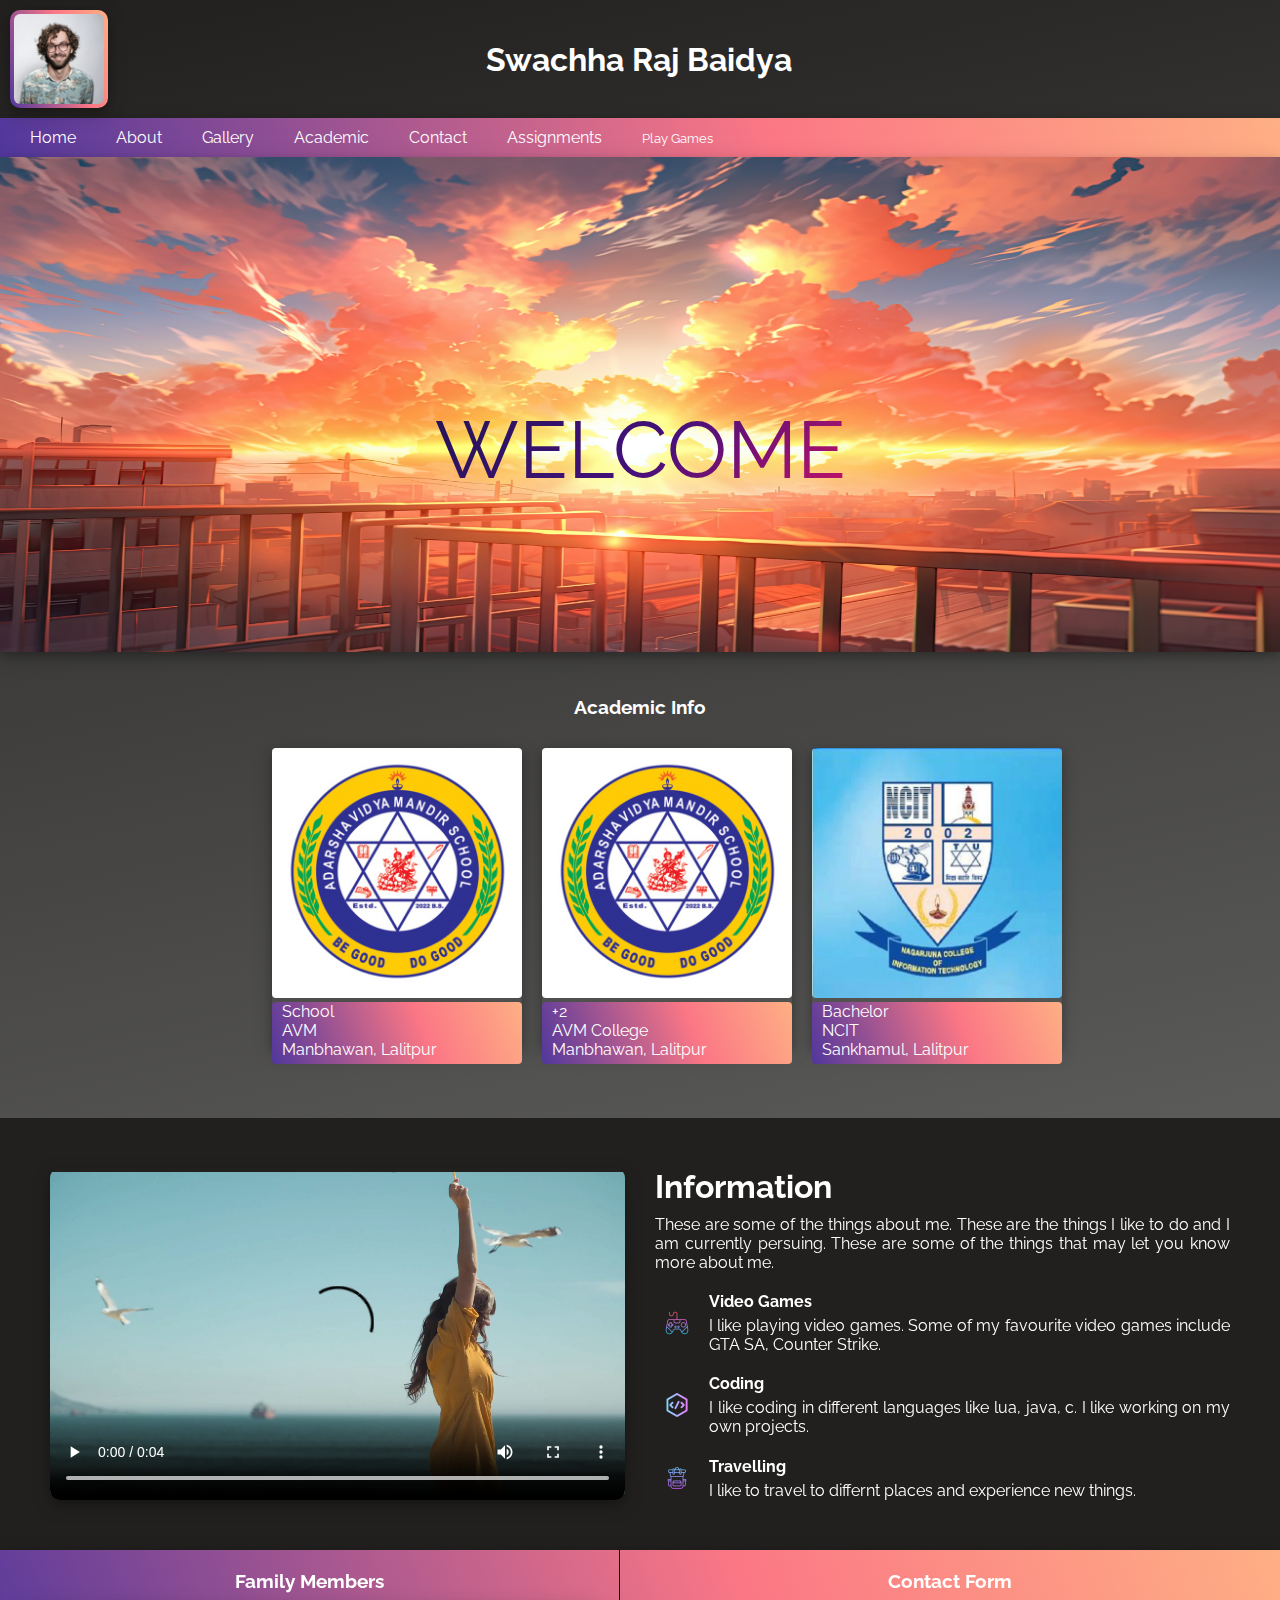
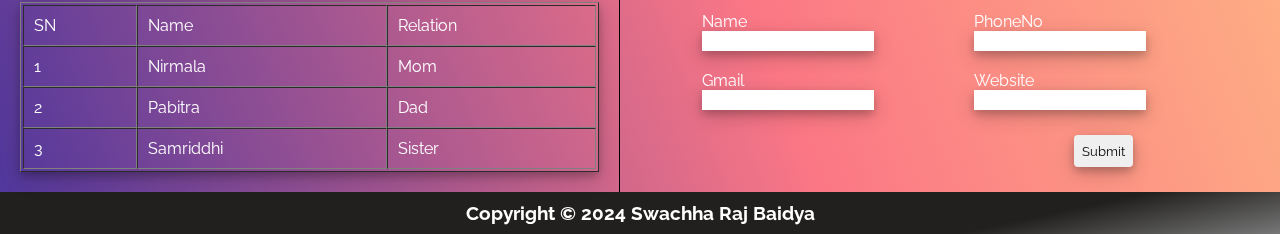
<file: index.html>
<!DOCTYPE html>
<html>
<head>
	<title>Porfolio</title>
	<meta charset="UTF-8">
	<meta name="description" content="Personal Website">
	<meta name="keywords" content="HTML, CSS, JavaScript">
	<meta name="author" content="Swachha Raj Baidya">
	<meta name="viewport" content="width=device-width, initial-scale=1">
	<link rel="stylesheet" type="text/css" href="style.css">
	<link rel="script" type="text/php" href="contact-form.php">
</head>
<body>
	<?php include('contact-form.php') ?>
	
	<div class="title">
		<img src="images/jack.png">
		<h1>Swachha Raj Baidya</h1>
	</div>
	<nav>
		<img id="menu" src="images/menu.png" onclick="displaylist()">
		<ul class="nav-options">
			<li><a href="#" class="options">Home</a></li>
			<li><a href="about.html" class="options">About</a></li>
			<li><a href="gallery.html" class="options">Gallery</a></li>
			<li><a href="index.html#title-academic" class="options">Academic</a></li>
			<li><a href="index.html#info-contact" class="options">Contact</a></li>
			<li><a href="assignment.html" class="options">Assignments</a></li>
		</ul>
		<div class="dropdown">
			<button>Play Games</button>
			<div class="dropdown-options">
				<a href="https://texmod.github.io/Broman/">Broman</a></br>
				<a href="https://texmod.github.io/Broplane/">Broplane</a>
			</div>
		</div>
	</nav>
	<div class="photo-scroll">
		<img src="images/landscape.jpg">
		<p class="quote">Welcome</p>
	</div>
	<div class="academic-info">
		<h3 id="title-academic">Academic Info</h3>
		<div class="photo-academic">
			<div class="academic">
				<a href="https://www.avm.edu.np" target="_blank"><img src="images/avm.jpg">
				<p>School<br>AVM<br>Manbhawan, Lalitpur</p></a>
			</div>
			<div class="academic">
				<a href="https://www.avm.edu.np" target="_blank"><img src="images/avm.jpg">
				<p>+2<br>AVM College<br>Manbhawan, Lalitpur</p></a>
			</div>
			<div class="academic">
				<a href="https://nagarjunacollege.edu.np" target="_blank"><img src="images/ncit.jpg">
				<p>Bachelor<br>NCIT<br>Sankhamul, Lalitpur</p></a>
			</div>		
		</div>
	</div>
	<div id="team">
		<div class="video">
			<video controls autoplay>
				<source src="onepage/assets/video.mp4" type="video/mp4">
			</video>
		</div>

		<div class="info-list">
			<h1>Information</h1>
			<p>These are some of the things about me. These are the things I like to do and I 
			   am currently persuing. These are some of the things that may let you know more
			   about me.
			</p>
			<div class="list">
				<img src="images/game.png">
				<fieldset>
					<legend><h4>Video Games</h4></legend>
					<p>I like playing video games. Some of my favourite video games include GTA SA, Counter Strike.</p>
				</fieldset>
			</div>
			<div class="list">
				<img src="images/code.png">
				<fieldset>
					<legend><h4>Coding</h4></legend>
					<p>I like coding in different languages like lua, java, c. I like working on my own projects.</p>
				</fieldset>
			</div>
			<div class="list">
				<img src="images/travel.png">
				<fieldset>
					<legend><h4>Travelling</h4></legend>
					<p>I like to travel to differnt places and experience new things.</p>
				</fieldset>
			</div>
		</div>
	</div>
	<div class="info">
		<div class="info-family">
			<h3>Family Members</h3>
			<table border="1px" cellspacing="0px">
				<tr>
					<td>SN</td>
					<td>Name</td>
					<td>Relation</td>
				</tr>
				<tr>
					<td>1</td>
					<td>Nirmala</td>
					<td>Mom</td>
				</tr>
				<tr>
					<td>2</td>
					<td>Pabitra</td>
					<td>Dad</td>
				</tr>
				<tr>
					<td>3</td>
					<td>Samriddhi</td>
					<td>Sister</td>
				</tr>
			</table>
		</div>
		<div class="info-contact" id="info-contact">
			<h3>Contact Form</h3>
			<form action="contact-form.php" method="POST">
				<div class="row">
					<div class="col">
						<label for="name">Name</label>
						<input type="text" name="name">
						<span style="color: red;"><?= echo $namemsg ?></span>
					</div>
					<div class="col">
						<label for="phoneno">PhoneNo</label>
						<input type="number" name="phoneno">
						<span style="color: red;"><?= echo $phonemsg ?></span>
					</div>
				</div>
				<div class="row">
					<div class="col">
						<label for="email">Gmail</label>
						<input type="text" name="email">
						<span style="color: red;"><?= echo $emailmsg ?></span>
					</div>
					<div class="col">
						<label for="website">Website</label>
						<input type="text" name="website">
						<span style="color: red;"><?= echo $websitemsg ?></span>
					</div>
				</div>
				<input type="submit" name="Submit" class="submit">
			</form>
		</div>
	</div>
	<footer>
		<h3>Copyright &copy; 2024 Swachha Raj Baidya</h3>
	</footer>
	<script type="text/javascript" src="script.js"></script>
</body>
</html>
</file>
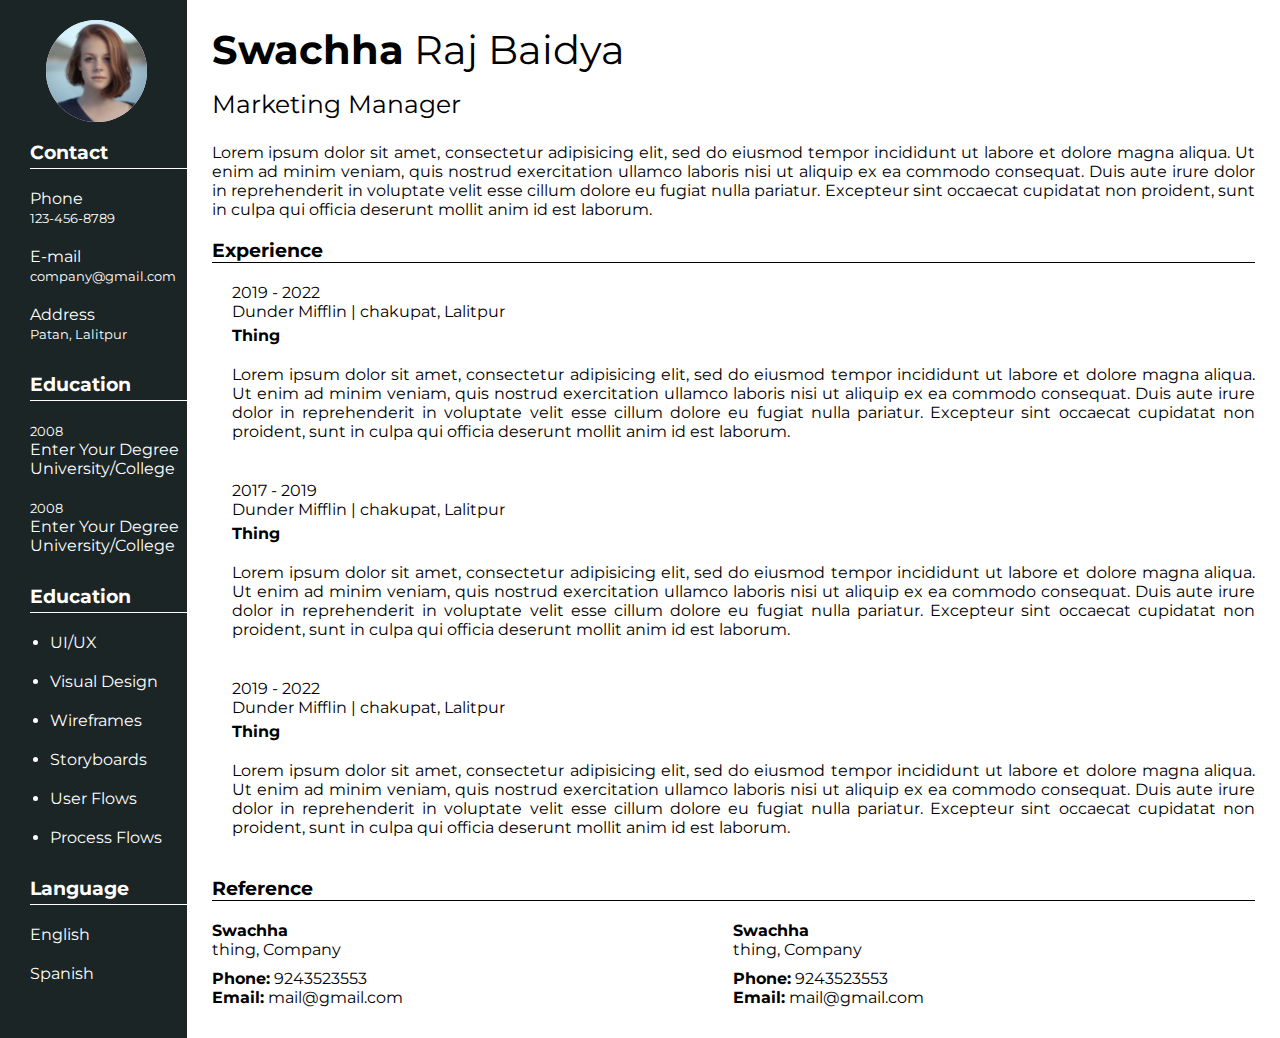
<file: cv/index.html>
<!DOCTYPE html>
<html>
<head>
	<title>Porfolio</title>
	<meta charset="UTF-8">
	<meta name="description" content="Personal Website">
	<meta name="keywords" content="HTML, CSS, JavaScript">
	<meta name="author" content="Swachha Raj Baidya">
	<meta name="viewport" content="width=device-width, initial-scale=1">
	<link rel="stylesheet" type="text/css" href="style.css">
</head>
<body>
	<div class="sidebar">
		<img src="images/megan.png">
		<div class="info">
			<h3>Contact</h3>
			<ul>
				<li>Phone</br><small>123-456-8789</small></li>
				<li>E-mail</br><small>company@gmail.com</small></li>
				<li>Address</br><small>Patan, Lalitpur</small></li>
			</ul>
		</div>
		<div class="info">
			<h3>Education</h3>
			<ul>
				<li><small>2008</small></br>Enter Your Degree</br>University/College</li>
				<li><small>2008</small></br>Enter Your Degree</br>University/College</li>
			</ul>
		</div>
		<div class="list">
			<h3>Education</h3>
			<ul>
				<li>UI/UX</li>
				<li>Visual Design</li>
				<li>Wireframes</li>
				<li>Storyboards</li>
				<li>User Flows</li>
				<li>Process Flows</li>
			</ul>
		</div>
		<div class="info">
			<h3>Language</h3>
			<ul>
				<li>English</li>
				<li>Spanish</li>
			</ul>
		</div>
	</div>
	<div class="main">
		<div>
			<span><b>Swachha</b> Raj Baidya</br><small>Marketing Manager</small></span>
			<p>Lorem ipsum dolor sit amet, consectetur adipisicing elit, sed do eiusmod
			tempor incididunt ut labore et dolore magna aliqua. Ut enim ad minim veniam,
			quis nostrud exercitation ullamco laboris nisi ut aliquip ex ea commodo
			consequat. Duis aute irure dolor in reprehenderit in voluptate velit esse
			cillum dolore eu fugiat nulla pariatur. Excepteur sint occaecat cupidatat non
			proident, sunt in culpa qui officia deserunt mollit anim id est laborum.</p>
		</div>
		<div class="experience">
			<h3>Experience</h3>
			<fieldset>
				<legend>2019 - 2022</legend>
				<label>Dunder Mifflin | chakupat, Lalitpur</label>
				<h4>Thing</h4>
				<p>Lorem ipsum dolor sit amet, consectetur adipisicing elit, sed do eiusmod
				tempor incididunt ut labore et dolore magna aliqua. Ut enim ad minim veniam,
				quis nostrud exercitation ullamco laboris nisi ut aliquip ex ea commodo
				consequat. Duis aute irure dolor in reprehenderit in voluptate velit esse
				cillum dolore eu fugiat nulla pariatur. Excepteur sint occaecat cupidatat non
				proident, sunt in culpa qui officia deserunt mollit anim id est laborum.</p>
			</fieldset>
			<fieldset>
				<legend>2017 - 2019</legend>
				<label>Dunder Mifflin | chakupat, Lalitpur</label>
				<h4>Thing</h4>
				<p>Lorem ipsum dolor sit amet, consectetur adipisicing elit, sed do eiusmod
				tempor incididunt ut labore et dolore magna aliqua. Ut enim ad minim veniam,
				quis nostrud exercitation ullamco laboris nisi ut aliquip ex ea commodo
				consequat. Duis aute irure dolor in reprehenderit in voluptate velit esse
				cillum dolore eu fugiat nulla pariatur. Excepteur sint occaecat cupidatat non
				proident, sunt in culpa qui officia deserunt mollit anim id est laborum.</p>
			</fieldset>
			<fieldset>
				<legend>2019 - 2022</legend>
				<label>Dunder Mifflin | chakupat, Lalitpur</label>
				<h4>Thing</h4>
				<p>Lorem ipsum dolor sit amet, consectetur adipisicing elit, sed do eiusmod
				tempor incididunt ut labore et dolore magna aliqua. Ut enim ad minim veniam,
				quis nostrud exercitation ullamco laboris nisi ut aliquip ex ea commodo
				consequat. Duis aute irure dolor in reprehenderit in voluptate velit esse
				cillum dolore eu fugiat nulla pariatur. Excepteur sint occaecat cupidatat non
				proident, sunt in culpa qui officia deserunt mollit anim id est laborum.</p>
			</fieldset>
		</div>
		<div class="reference">
			<h3>Reference</h3>
			<div class="reference-container">
				<div>
					<label><b>Swachha</b></br>thing, Company</label>
					<ul>
						<li><b>Phone:</b> 9243523553</li>
						<li><b>Email:</b> mail@gmail.com</li>
					</ul>
				</div>	
				<div>
					<label><b>Swachha</b></br>thing, Company</label>
					<ul>
						<li><b>Phone:</b> 9243523553</li>
						<li><b>Email:</b> mail@gmail.com</li>
					</ul>
				</div>
			</div>
		</div>
	</div>
</body>
</html>
</file>
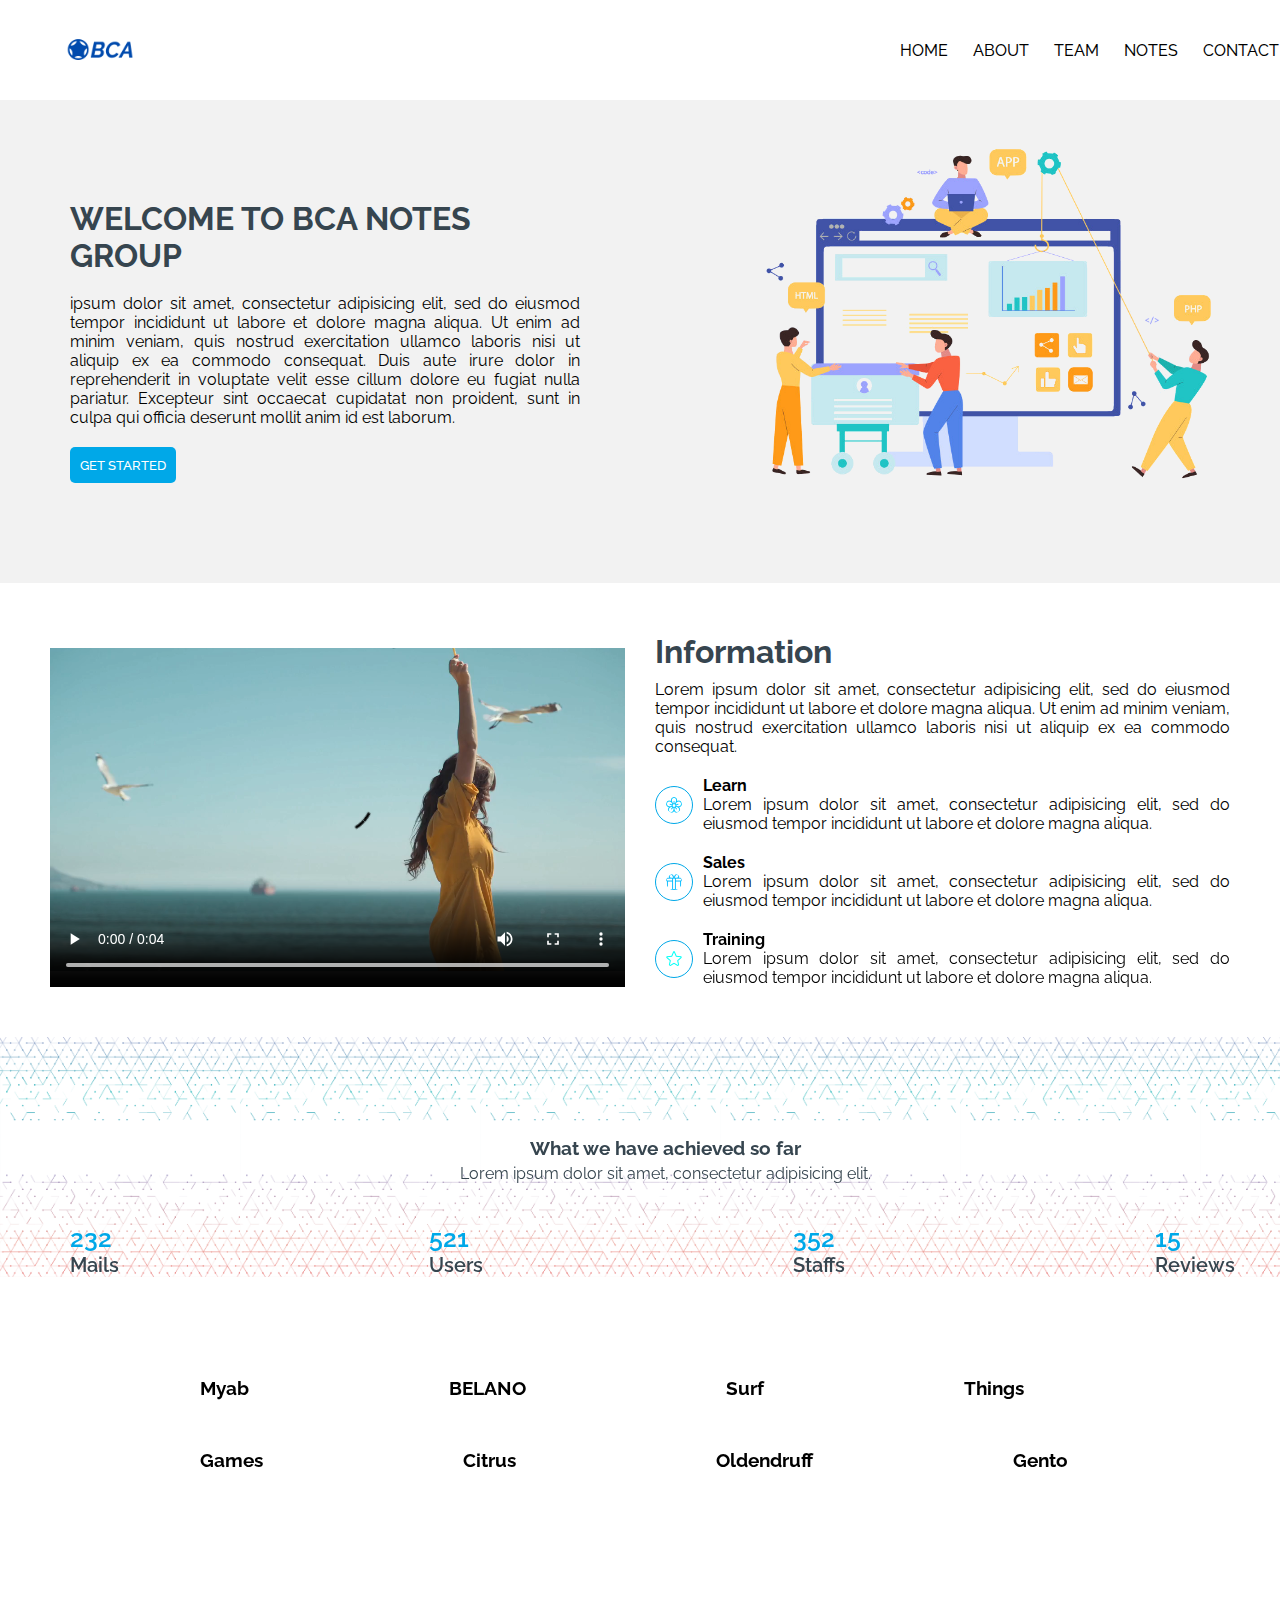
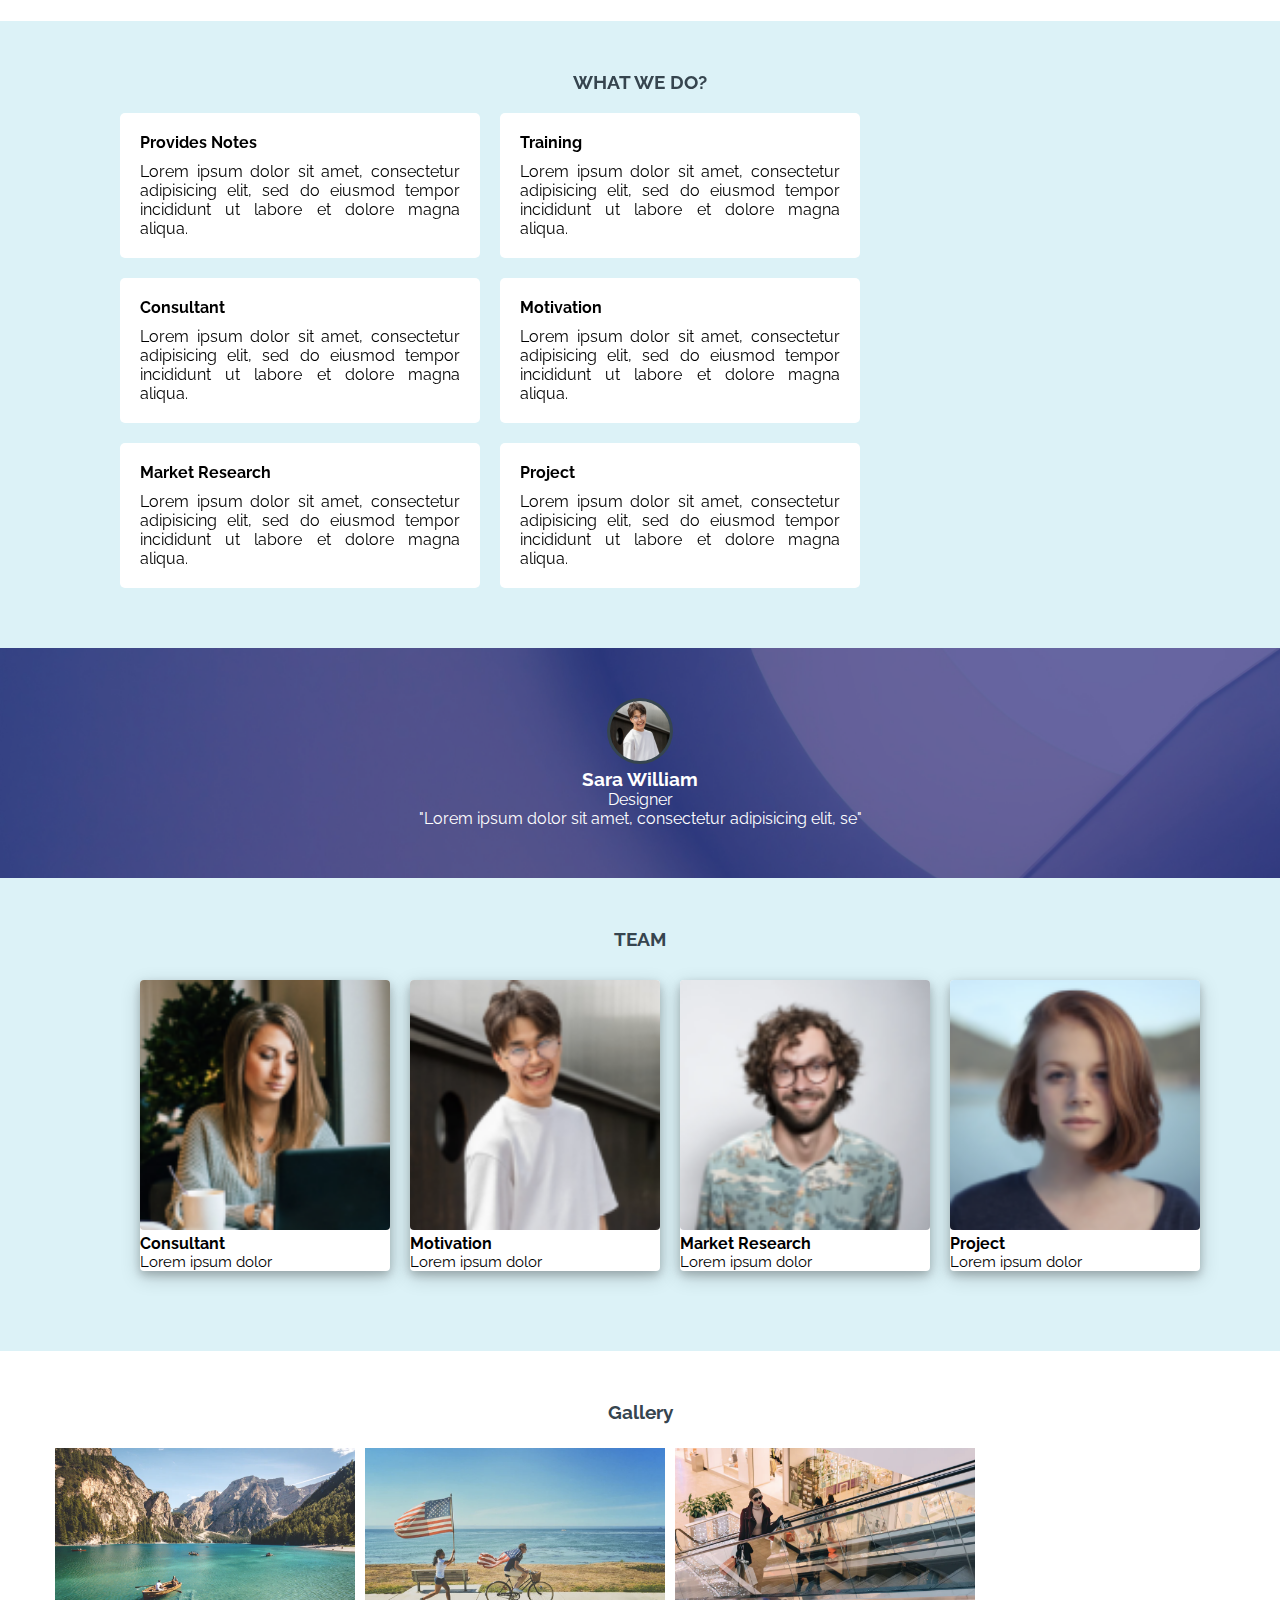
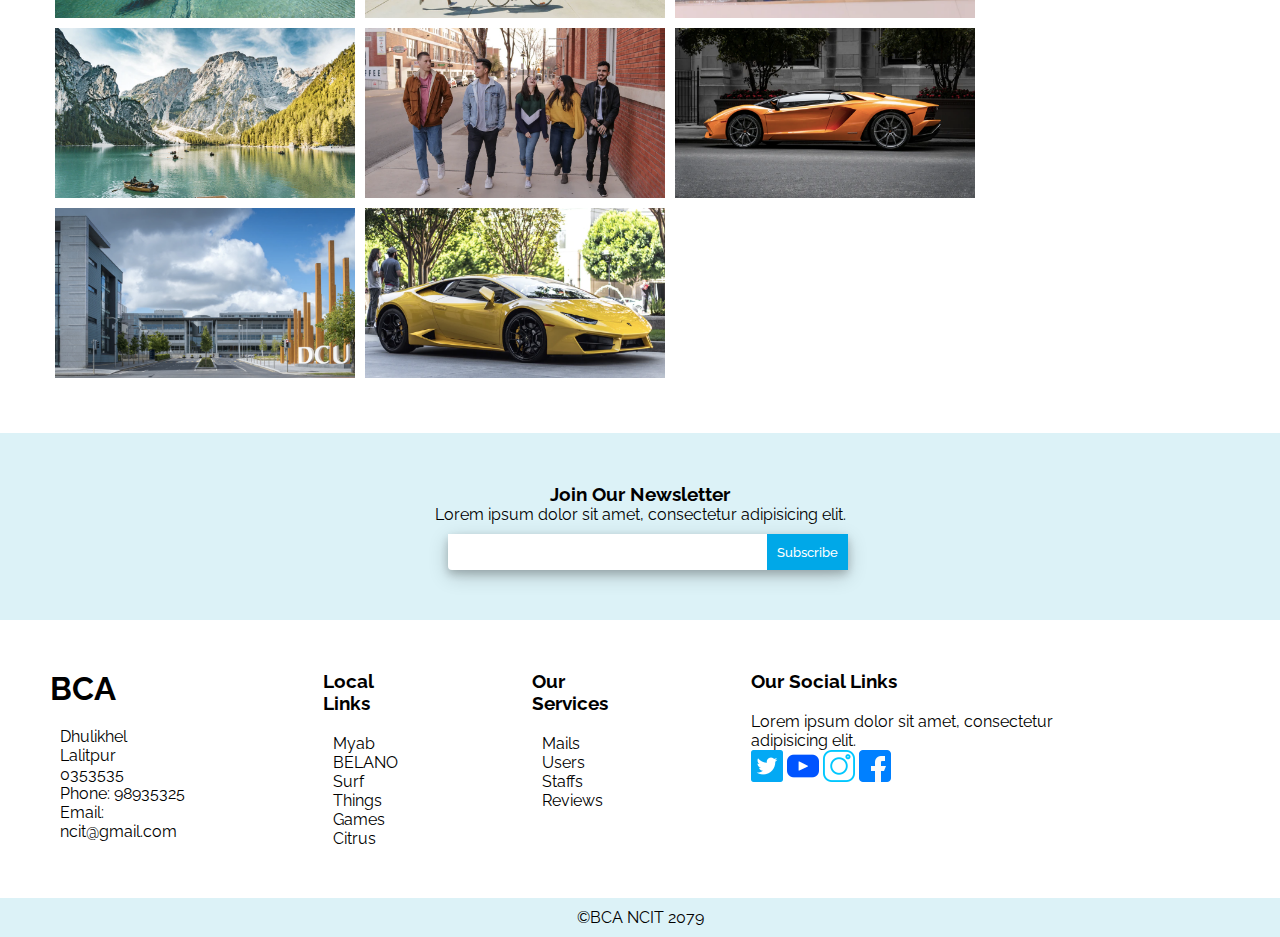
<file: onepage/index.html>
<!DOCTYPE html>
<html>
<head>
	<title>Assignment 3</title>
	<meta charset="UTF-8">
	<meta name="description" content="Personal Website">
	<meta name="keywords" content="HTML, CSS, JavaScript">
	<meta name="author" content="Swachha Raj Baidya">
	<meta name="viewport" content="width=device-width, initial-scale=1">
	<link rel="stylesheet" type="text/css" href="style.css">
</head>
<body>
	<nav>
		<img src="assets/logo.png">
		<div class="nav-right">
			<ul>
				<li><a href="#home">HOME</a></li>
				<li><a href="#about">ABOUT</a></li>
				<li><a href="#team">TEAM</a></li>
				<li><a href="#notes">NOTES</a></li>
				<li><a href="#contact">CONTACT</a></li>
			</ul>
		</div>
	</nav>
	<div id="home">
		<div class="welcome">
			<h1>WELCOME TO BCA NOTES GROUP</h1>
			<p>ipsum dolor sit amet, consectetur adipisicing elit, sed do eiusmod
			tempor incididunt ut labore et dolore magna aliqua. Ut enim ad minim veniam,
			quis nostrud exercitation ullamco laboris nisi ut aliquip ex ea commodo
			consequat. Duis aute irure dolor in reprehenderit in voluptate velit esse
			cillum dolore eu fugiat nulla pariatur. Excepteur sint occaecat cupidatat non
			proident, sunt in culpa qui officia deserunt mollit anim id est laborum.
			</p>
			<button>GET STARTED</button>
		</div>
		<div class="banner">
			<img src="assets/banner.png">
		</div>
	</div>
	<div id="team">
		<div class="video">
			<video controls autoplay>
				<source src="assets/video.mp4" type="video/mp4">
			</video>
		</div>

		<div class="info">
			<h1>Information</h1>
			<p>Lorem ipsum dolor sit amet, consectetur adipisicing elit, sed do eiusmod
			tempor incididunt ut labore et dolore magna aliqua. Ut enim ad minim veniam,
			quis nostrud exercitation ullamco laboris nisi ut aliquip ex ea commodo
			consequat.
			</p>
			<div class="list">
				<img src="assets/flower.png">
				<fieldset>
					<legend><h4>Learn</h4></legend>
					<p>Lorem ipsum dolor sit amet, consectetur adipisicing elit, sed do eiusmod
					tempor incididunt ut labore et dolore magna aliqua.</p>
				</fieldset>
			</div>
			<div class="list">
				<img src="assets/gift.png">
				<fieldset>
					<legend><h4>Sales</h4></legend>
					<p>Lorem ipsum dolor sit amet, consectetur adipisicing elit, sed do eiusmod
					tempor incididunt ut labore et dolore magna aliqua.</p>
				</fieldset>
			</div>
			<div class="list">
				<img src="assets/star.png">
				<fieldset>
					<legend><h4>Training</h4></legend>
					<p>Lorem ipsum dolor sit amet, consectetur adipisicing elit, sed do eiusmod
					tempor incididunt ut labore et dolore magna aliqua.</p>
				</fieldset>
			</div>
		</div>
	</div>
	<div id="about">
		<h3>What we have achieved so far</h3>
		<p class="under">Lorem ipsum dolor sit amet, consectetur adipisicing elit.</p>
		<div class="numbers">
			<ul>
				<li>232</br><p>Mails</p></li>
				<li>521</br><p>Users</p></li>
				<li>352</br><p>Staffs</p></li>
				<li>15</br><p>Reviews</p></li>
			</ul>
		</div>
	</div>
	<div id="company">
		<h3>Myab</h3>
		<h3>BELANO</h3>
		<h3>Surf</h3>
		<h3>Things</h3>
		<h3>Games</h3>
		<h3>Citrus</h3>
		<h3>Oldendruff</h3>
		<h3>Gento</h3>
	</div>
	<div id="notes">
		<h3>WHAT WE DO?</h3>
		<div class="container">
			<div class="box">
				<h4>Provides Notes</h4>
				<p>Lorem ipsum dolor sit amet, consectetur adipisicing elit, sed do eiusmod
				tempor incididunt ut labore et dolore magna aliqua.</p>
			</div>
			<div class="box">
				<h4>Training</h4>
				<p>Lorem ipsum dolor sit amet, consectetur adipisicing elit, sed do eiusmod
				tempor incididunt ut labore et dolore magna aliqua.</p>
			</div>
			<div class="box">
				<h4>Consultant</h4>
				<p>Lorem ipsum dolor sit amet, consectetur adipisicing elit, sed do eiusmod
				tempor incididunt ut labore et dolore magna aliqua.</p>
			</div>
			<div class="box">
				<h4>Motivation</h4>
				<p>Lorem ipsum dolor sit amet, consectetur adipisicing elit, sed do eiusmod
				tempor incididunt ut labore et dolore magna aliqua.</p>
			</div>
			<div class="box">
				<h4>Market Research</h4>
				<p>Lorem ipsum dolor sit amet, consectetur adipisicing elit, sed do eiusmod
				tempor incididunt ut labore et dolore magna aliqua.</p>
			</div>
			<div class="box">
				<h4>Project</h4>
				<p>Lorem ipsum dolor sit amet, consectetur adipisicing elit, sed do eiusmod
				tempor incididunt ut labore et dolore magna aliqua.</p>
			</div>
		</div>
	</div>
	<div id="mid">
		<div class="transparent">
			<img src="assets/gerard.png">
			<h3>Sara William</h3>
			<p>Designer</p>
			<p>"Lorem ipsum dolor sit amet, consectetur adipisicing elit, se"</p>
		</div>
	</div>
	<div id="members">
		<h3>TEAM</h3>
		<div class="container">
			<div class="box">
				<img src="assets/cameron.png">
				<h4>Consultant</h4>
				<p>Lorem ipsum dolor</p>
			</div>
			<div class="box">
				<img src="assets/gerard.png">
				<h4>Motivation</h4>
				<p>Lorem ipsum dolor</p>
			</div>
			<div class="box">
				<img src="assets/Jack.png">
				<h4>Market Research</h4>
				<p>Lorem ipsum dolor</p>
			</div>
			<div class="box">
				<img src="assets/megan.png">
				<h4>Project</h4>
				<p>Lorem ipsum dolor</p>
			</div>
		</div>
	</div>
	<div id="gallery">
		<h3>Gallery</h3>
		<div class="container">
			<img src="assets/1.png">
			<img src="assets/2.png">
			<img src="assets/3.png">
			<img src="assets/4.png">
			<img src="assets/5.png">
			<img src="assets/6.png">
			<img src="assets/7.png">
			<img src="assets/8.png">
		</div>
	</div>
	<div id="subscribe">
		<h3>Join Our Newsletter</h3>
		<p>Lorem ipsum dolor sit amet, consectetur adipisicing elit.</p>
		<div class="messagebox">
			<input type="text" name="subscribe">
			<button>Subscribe</button>
		</div>
	</div>
	<div id="contact">
		<div class="container">
			<h1>BCA</h1>
			<ul>
				<li>Dhulikhel</li>
				<li>Lalitpur</li>
				<li>0353535</li>
				<li>Phone: 98935325</li>
				<li>Email: ncit@gmail.com</li>
			</ul>	
		</div>
		<div class="container">
			<h3>Local Links</h3>
			<ul>
				<li>Myab</li>
				<li>BELANO</li>
				<li>Surf</li>
				<li>Things</li>
				<li>Games</li>
				<li>Citrus</li>
			</ul>	
		</div>
		<div class="container">
			<h3>Our Services</h3>
			<ul>
				<li>Mails</li>
				<li>Users</li>
				<li>Staffs</li>
				<li>Reviews</li>
			</ul>	
		</div>
		<div class="container">
			<h3>Our Social Links</h3>
			<p>Lorem ipsum dolor sit amet, consectetur adipisicing elit.</p>
			<div class="container-social">
				<img src="assets/twitter.png">
				<img src="assets/youtube.png">
				<img src="assets/instagram.png">
				<img src="assets/facebook.png">
			</div>	
		</div>
	</div>
	<footer>
		<p>&copy;BCA NCIT 2079</p>
	</footer>
</body>
</html>
</file>
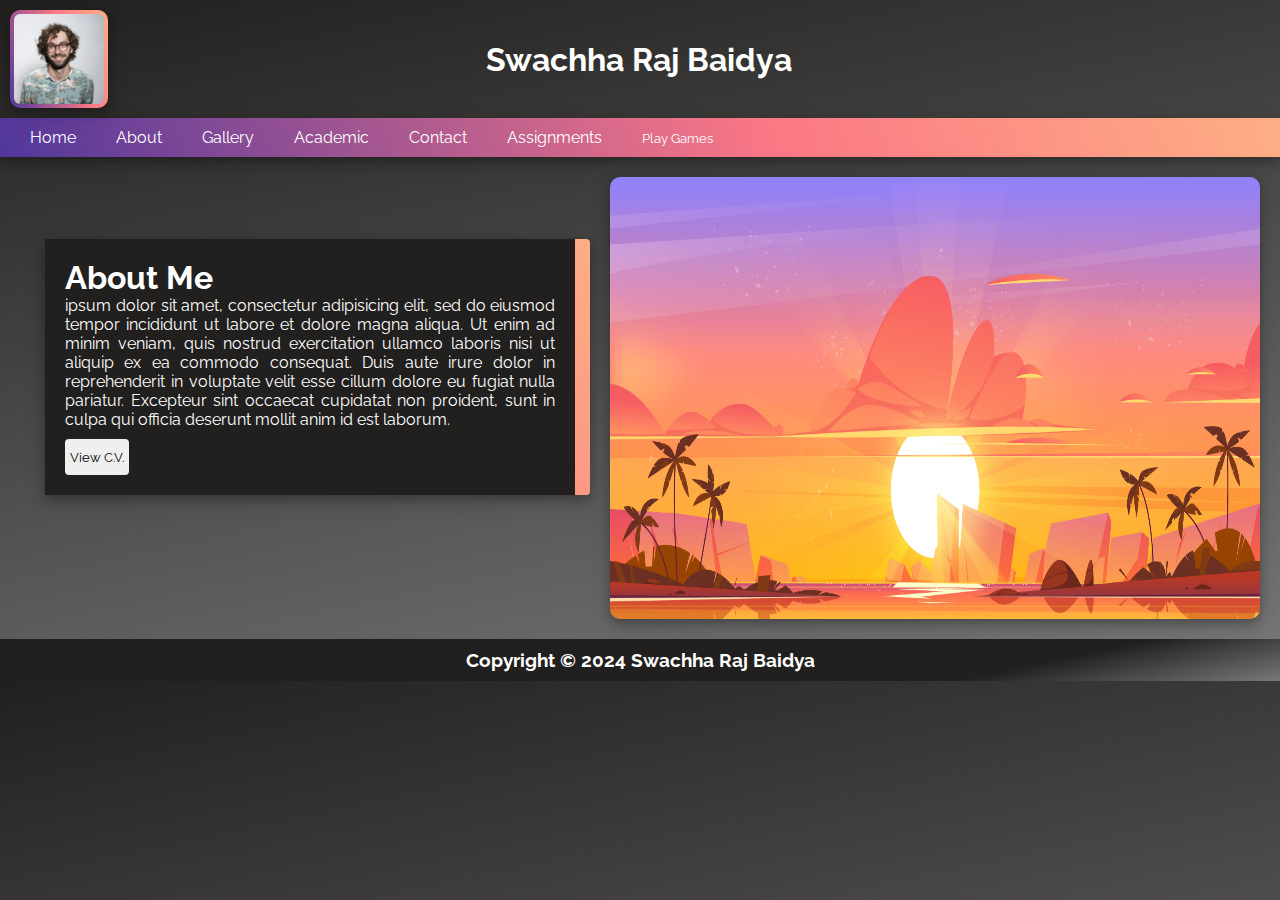
<file: about.html>
<!DOCTYPE html>
<html>
<head>
	<title>About</title>
	<meta charset="UTF-8">
	<meta name="description" content="Personal Website">
	<meta name="keywords" content="HTML, CSS, JavaScript">
	<meta name="author" content="Swachha Raj Baidya">
	<meta name="viewport" content="width=device-width, initial-scale=1">
	<link rel="stylesheet" type="text/css" href="style.css">
</head>
<body>
	<div class="title">
		<img src="images/jack.png">
		<h1>Swachha Raj Baidya</h1>
	</div>
	<nav>
		<img id="menu" src="images/menu.png" onclick="displaylist()">
		<ul class="nav-options">
			<li><a href="index.html" class="options">Home</a></li>
			<li><a href="#" class="options">About</a></li>
			<li><a href="gallery.html" class="options">Gallery</a></li>
			<li><a href="index.html#title-academic">Academic</a></li>
			<li><a href="index.html#info-contact">Contact</a></li>
			<li><a href="assignment.html">Assignments</a></li>
		</ul>
		<div class="dropdown">
			<button>Play Games</button>
			<div class="dropdown-options">
				<a href="https://texmod.github.io/Broman/">Broman</a></br>
				<a href="https://texmod.github.io/Broplane/">Broplane</a>
			</div>
		</div>
	</nav>
	<div class="section">
		<div class="about">
			<div class="text">
				<h1>About Me</h1>
				<p>ipsum dolor sit amet, consectetur adipisicing elit, sed do eiusmod
				tempor incididunt ut labore et dolore magna aliqua. Ut enim ad minim veniam,
				quis nostrud exercitation ullamco laboris nisi ut aliquip ex ea commodo
				consequat. Duis aute irure dolor in reprehenderit in voluptate velit esse
				cillum dolore eu fugiat nulla pariatur. Excepteur sint occaecat cupidatat non
				proident, sunt in culpa qui officia deserunt mollit anim id est laborum.</p>
				<button class="cv-button"><a href="cv/index.html" target="_blank">View C.V.</a></button>
			</div>			
		</div>
		<img src="images/about.jpg">
	</div>
	<footer>
		<h3>Copyright &copy; 2024 Swachha Raj Baidya</h3>
	</footer>
	<script type="text/javascript" src="script.js"></script>
</body>
</html>
</file>
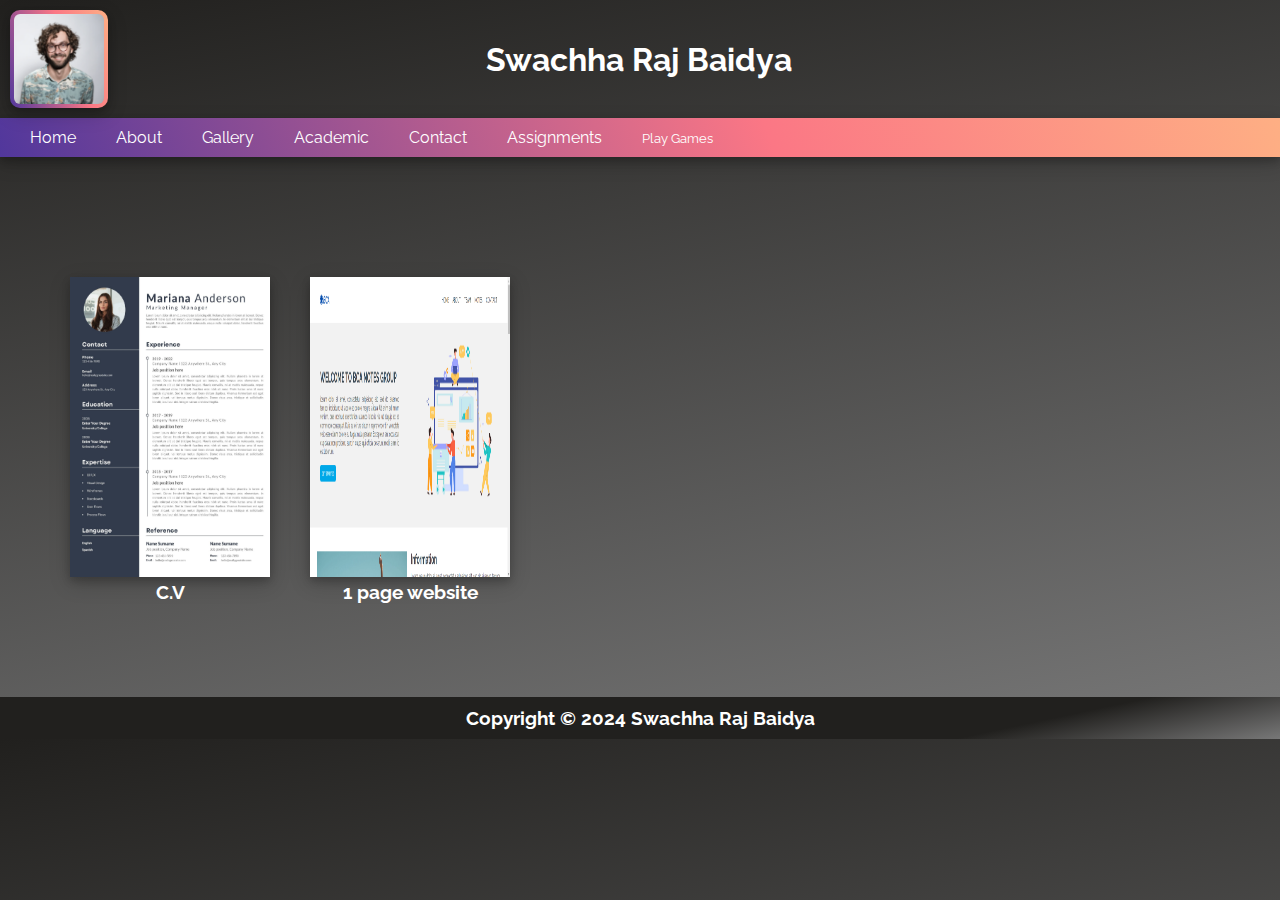
<file: assignment.html>
<!DOCTYPE html>
<html>
<head>
	<title>Assignments</title>
	<meta charset="UTF-8">
	<meta name="description" content="Personal Website">
	<meta name="keywords" content="HTML, CSS, JavaScript">
	<meta name="author" content="Swachha Raj Baidya">
	<meta name="viewport" content="width=device-width, initial-scale=1">
	<link rel="stylesheet" type="text/css" href="style.css">
</head>
<body>
	<div class="title">
		<img src="images/jack.png">
		<h1>Swachha Raj Baidya</h1>
	</div>
	<nav>
		<img id="menu" src="images/menu.png" onclick="displaylist()">
		<ul class="nav-options">
			<li><a href="index.html">Home</a></li>
			<li><a href="about.html">About</a></li>
			<li><a href="gallery.html">Gallery</a></li>
			<li><a href="index.html#title-academic">Academic</a></li>
			<li><a href="index.html#info-contact">Contact</a></li>
			<li><a href="assignment.html">Assignments</a></li>
		</ul>
		<div class="dropdown">
			<button>Play Games</button>
			<div class="dropdown-options">
				<a href="https://texmod.github.io/Broman/">Broman</a></br>
				<a href="https://texmod.github.io/Broplane/">Broplane</a>
			</div>
		</div>
	</nav>
	<div class="assignment-container">
		<div class="box">
			<a href="cv/index.html" target="_blank">
				<img src="images/cv.jpg">
				<h3>C.V</h3>
			</a>
		</div>
		<div class="box">
			<a href="onepage/index.html" target="_blank">
				<img src="images/onepage.png">
				<h3>1 page website</h3>
			</a>
		</div>
	</div>
	<footer>
		<h3>Copyright &copy; 2024 Swachha Raj Baidya</h3>
	</footer>
	<script type="text/javascript" src="script.js"></script>
</body>
</html>
</file>
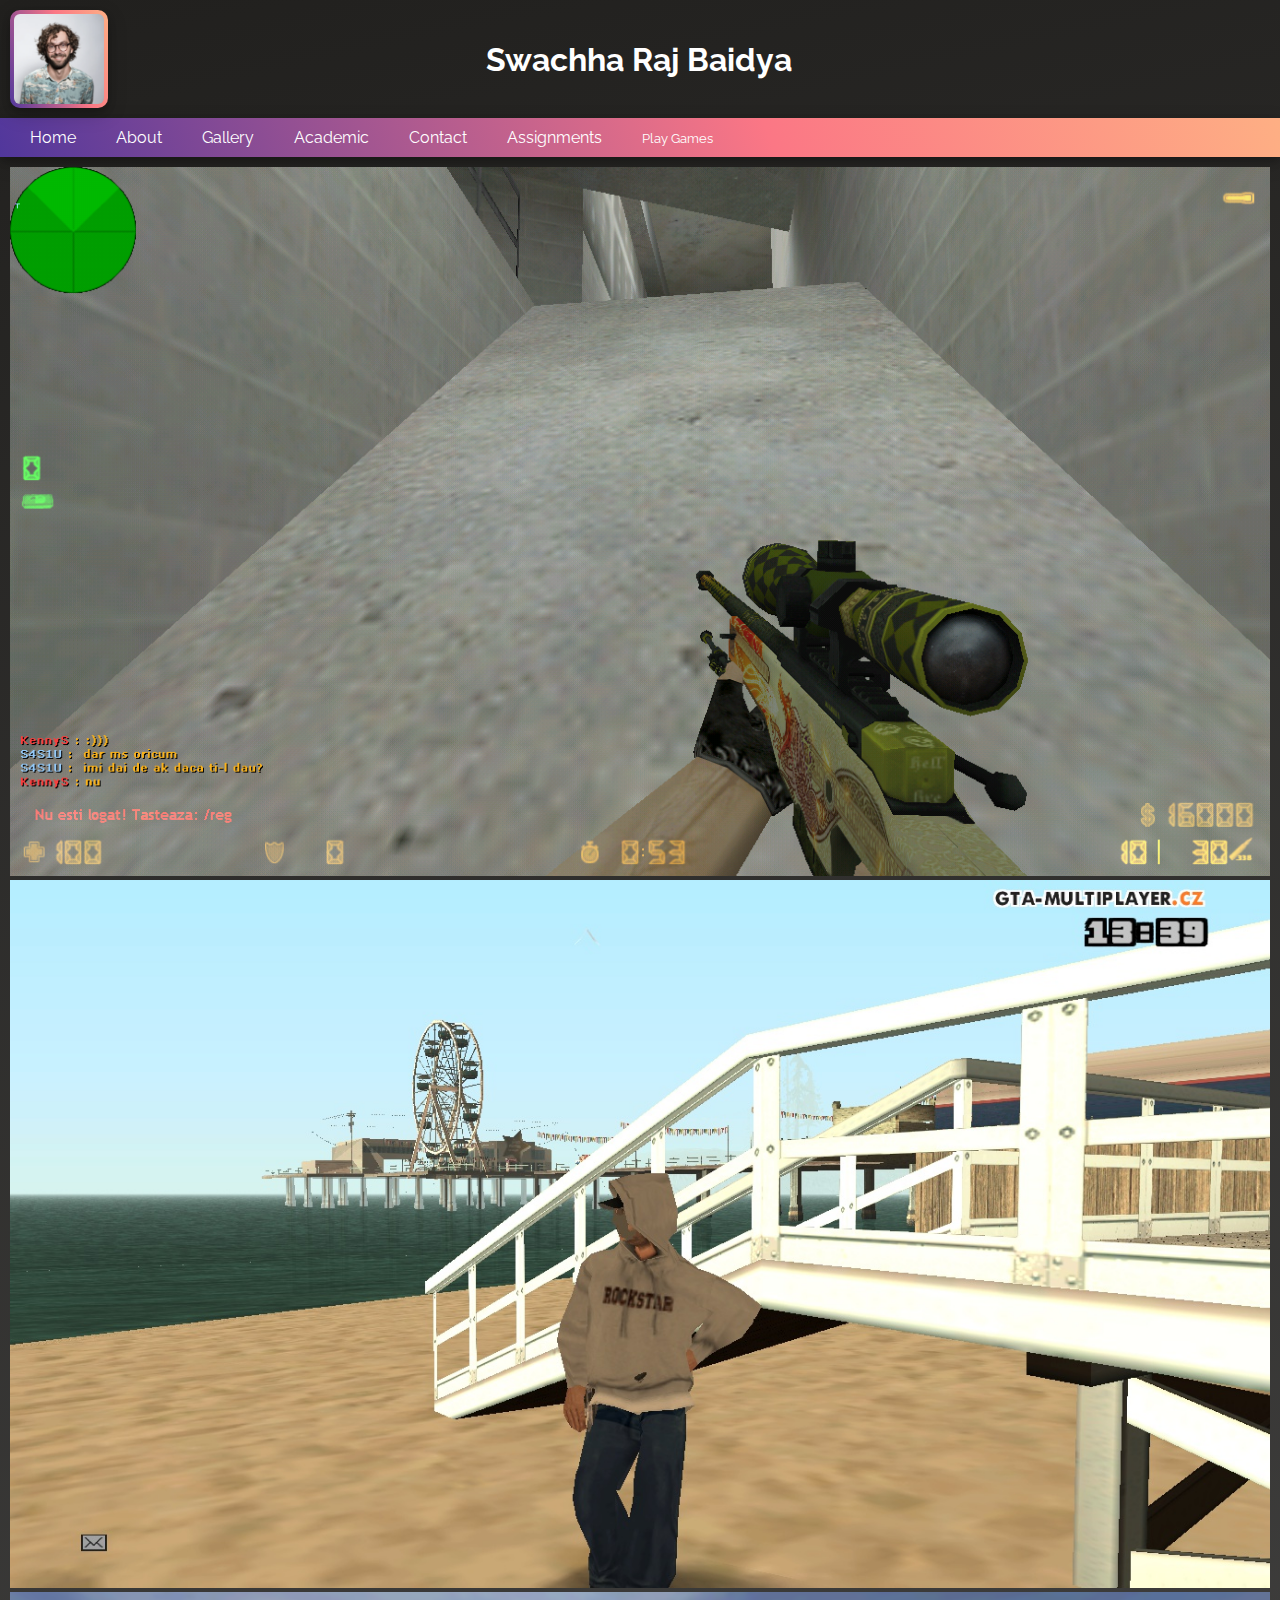
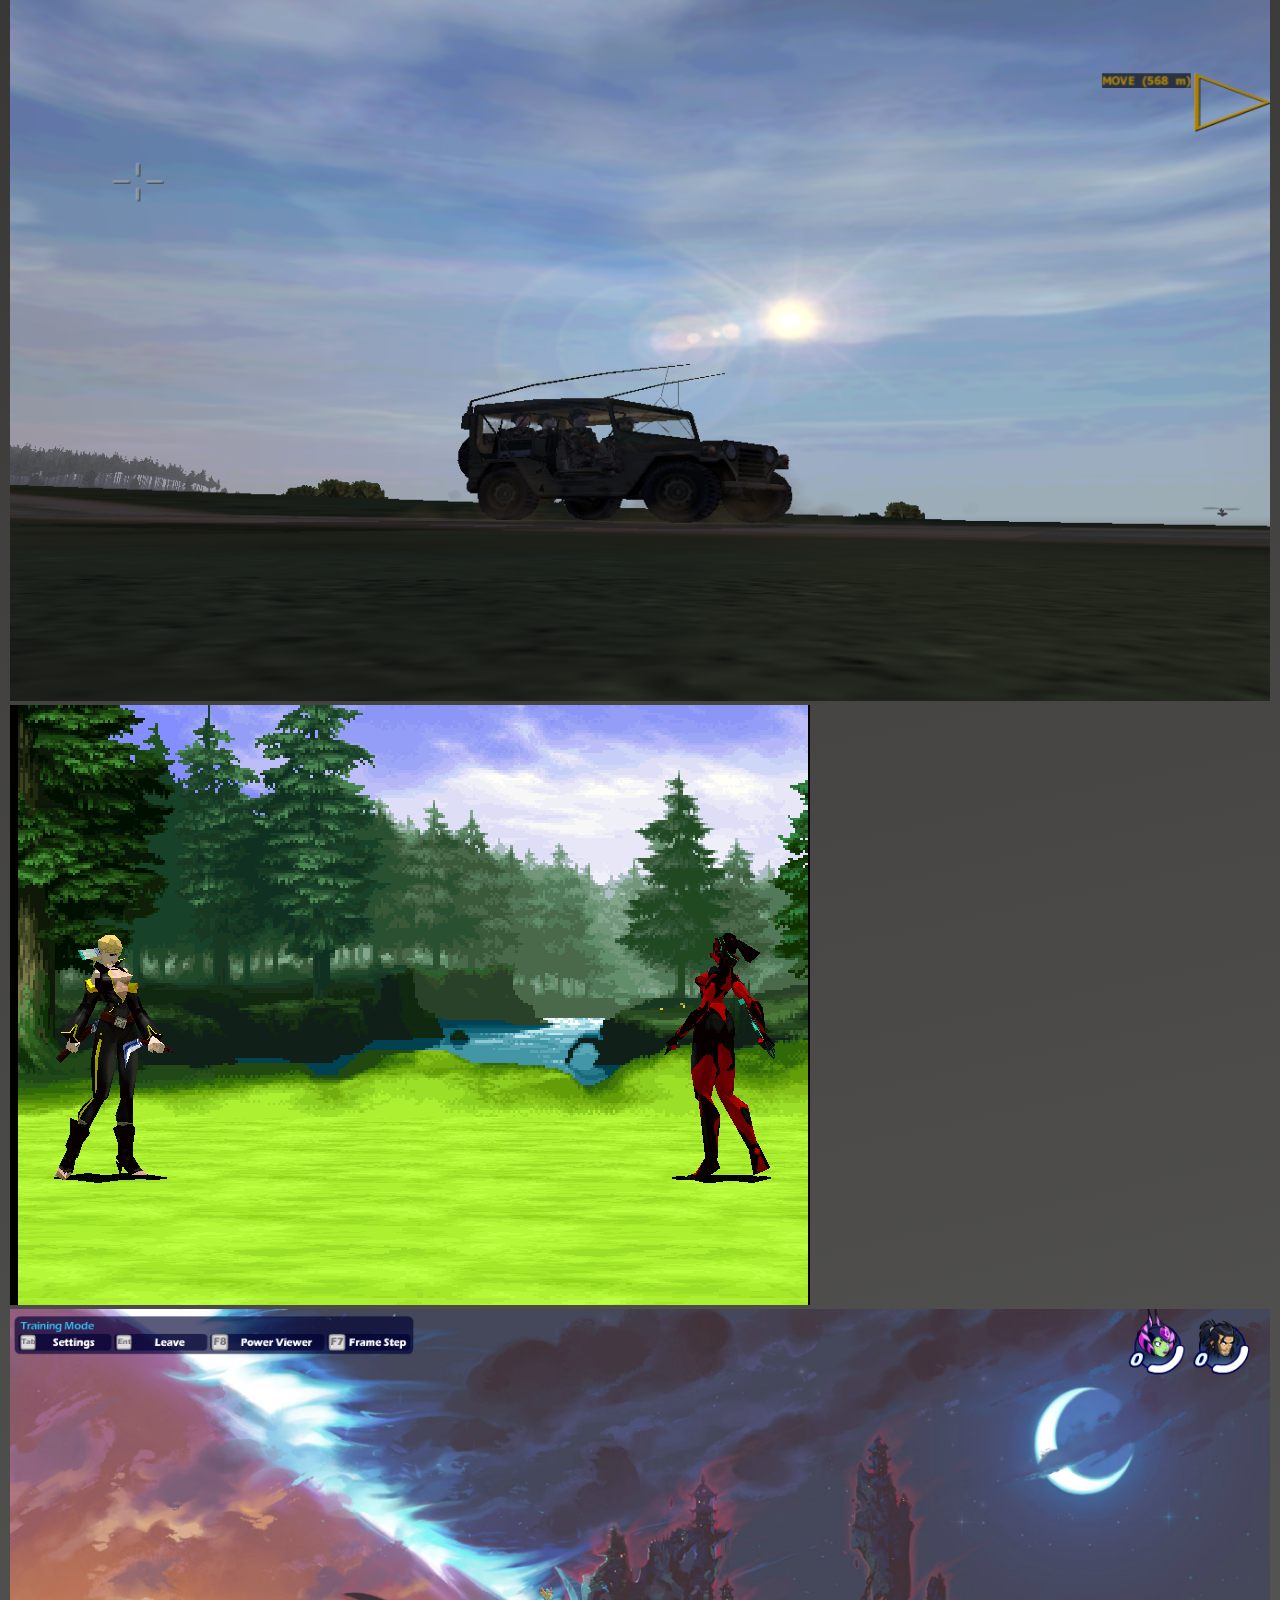
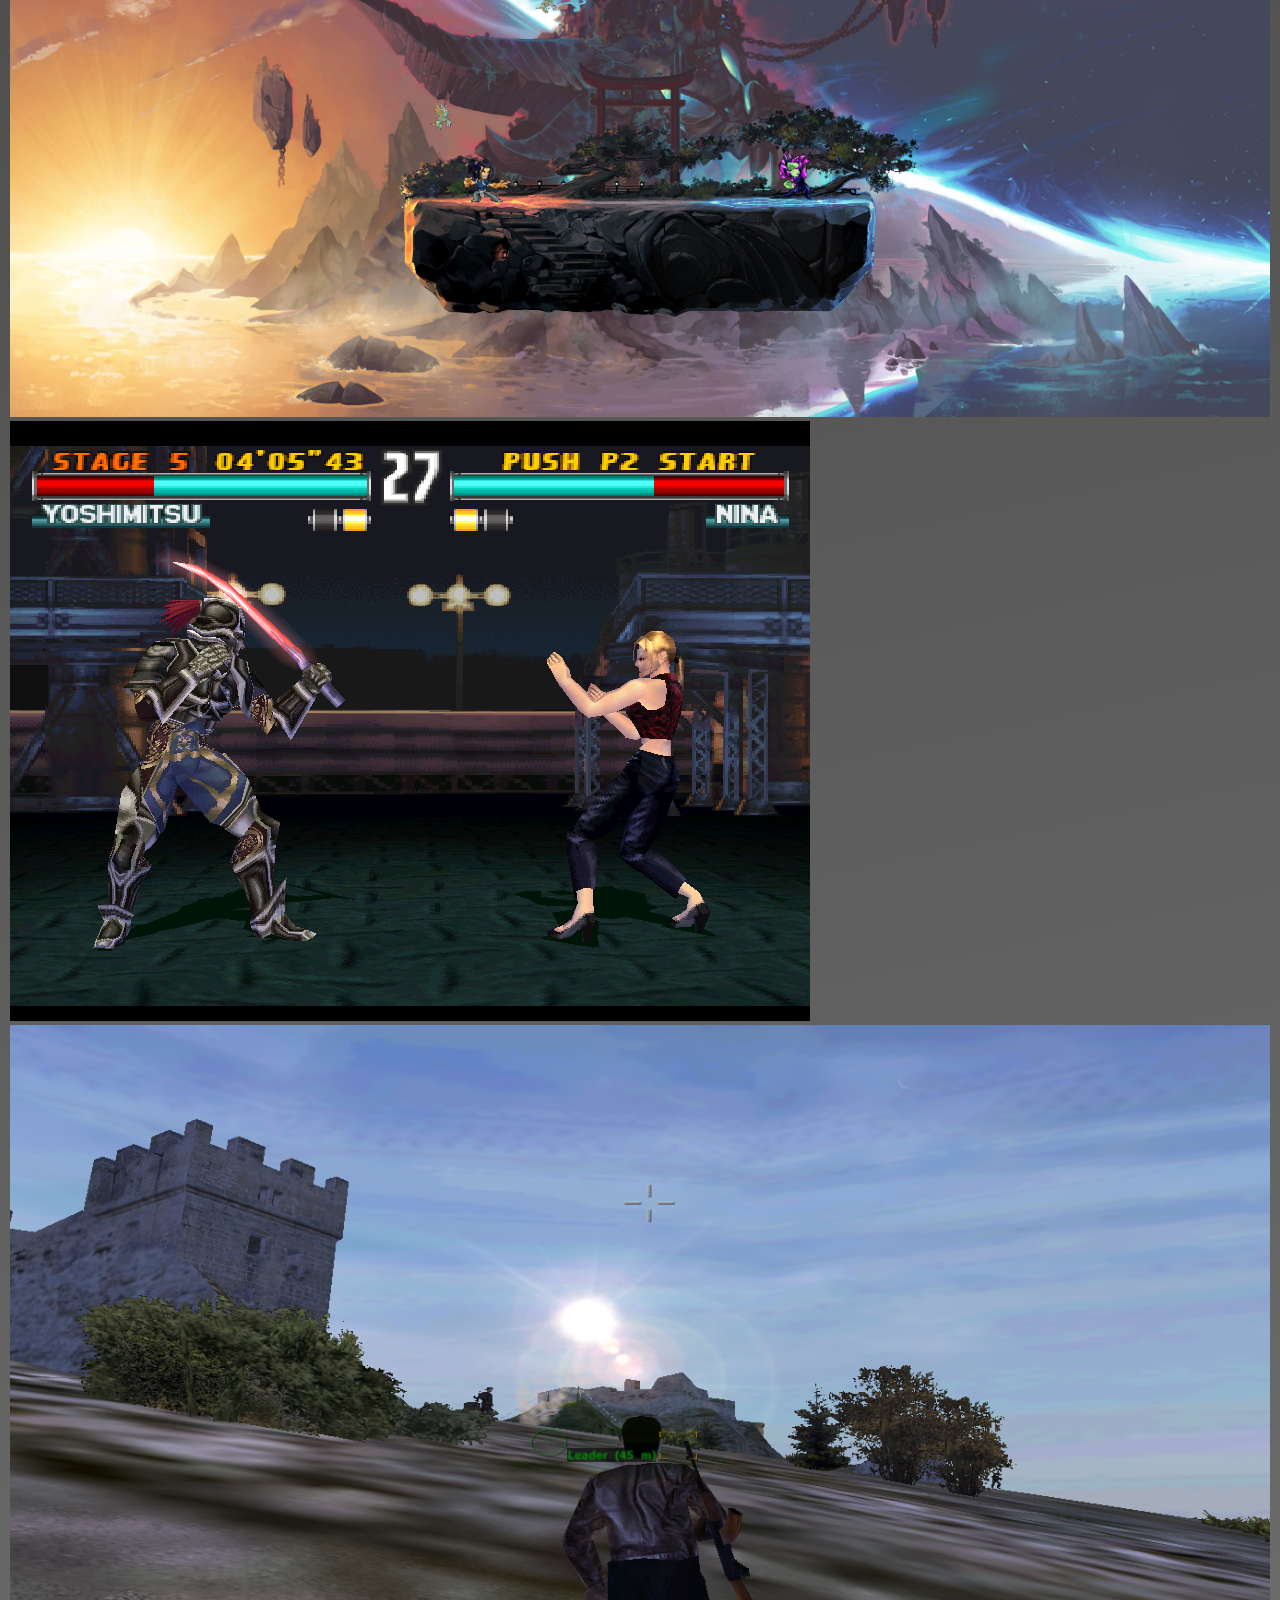
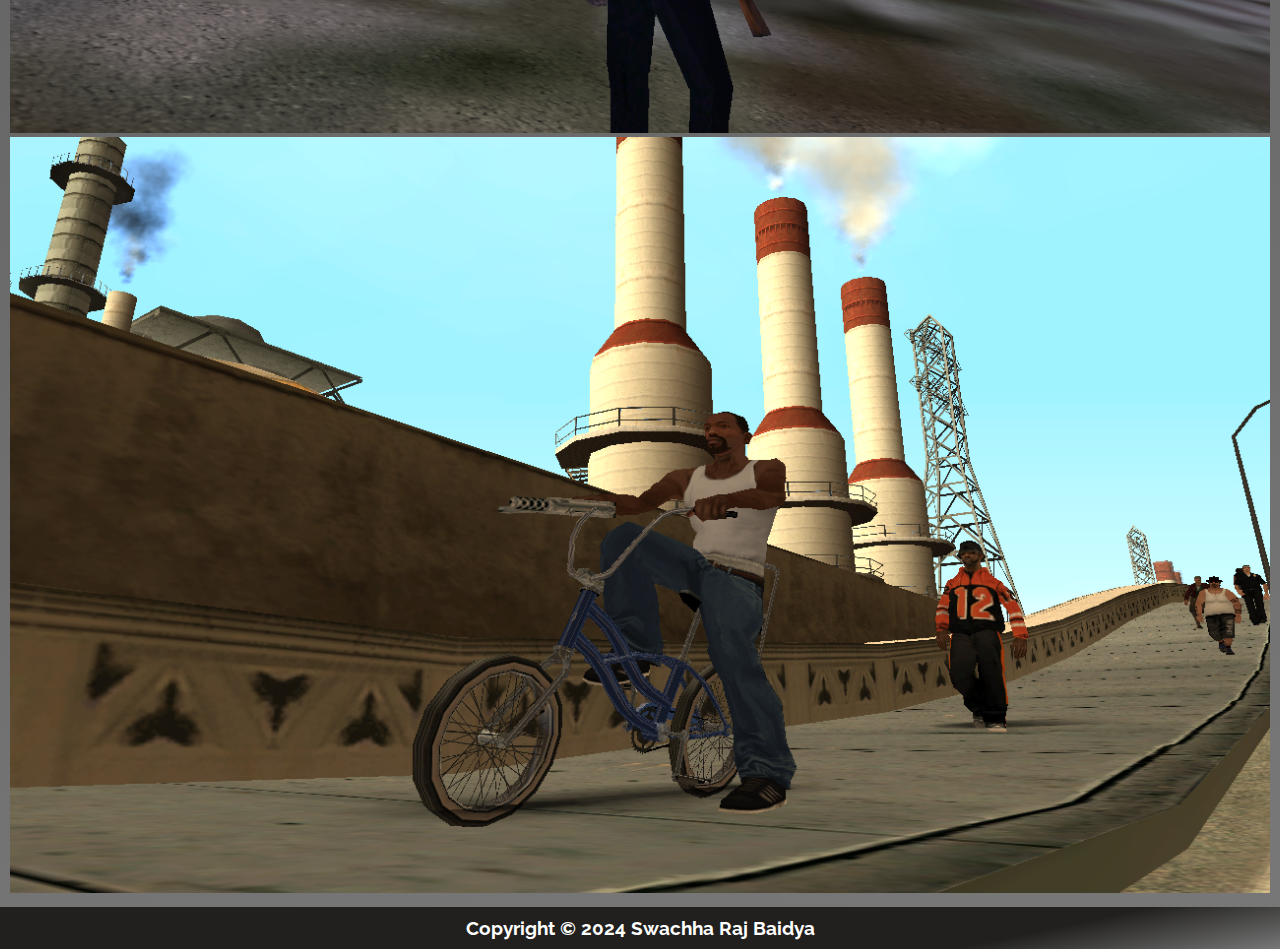
<file: gallery.html>
<!DOCTYPE html>
<html>
<head>
	<title>Gallery</title>
	<meta charset="UTF-8">
	<meta name="description" content="Personal Website">
	<meta name="keywords" content="HTML, CSS, JavaScript">
	<meta name="author" content="Swachha Raj Baidya">
	<meta name="viewport" content="width=device-width, initial-scale=1">
	<link rel="stylesheet" type="text/css" href="style.css">
</head>
<body>
	<div class="title">
		<img src="images/jack.png">
		<h1>Swachha Raj Baidya</h1>
	</div>
	<nav>
		<img id="menu" src="images/menu.png" onclick="displaylist()">
		<ul class="nav-options">
			<li><a href="index.html">Home</a></li>
			<li><a href="about.html">About</a></li>
			<li><a href="">Gallery</a></li>
			<li><a href="index.html#title-academic">Academic</a></li>
			<li><a href="index.html#info-contact">Contact</a></li>
			<li><a href="assignment.html">Assignments</a></li>
		</ul>
		<div class="dropdown">
			<button>Play Games</button>
			<div class="dropdown-options">
				<a href="https://texmod.github.io/Broman/">Broman</a></br>
				<a href="https://texmod.github.io/Broplane/">Broplane</a>
			</div>
		</div>
	</nav>
	<div class="image-container">
		<img src="gallery/1.bmp">
		<img src="gallery/2.jpg">
		<img src="gallery/3.png">
		<img src="gallery/4.png">
		<img src="gallery/5.png">
		<img src="gallery/6.png">
		<img src="gallery/7.png">
		<img src="gallery/8.png">
	</div>
	<footer>
		<h3>Copyright &copy; 2024 Swachha Raj Baidya</h3>
	</footer>
	<script type="text/javascript" src="script.js"></script>
</body>
</html>
</file>
<file: style.css>
@import url('https://fonts.googleapis.com/css2?family=Raleway:ital,wght@0,100..900;1,100..900&display=swap');

*{
	margin: 0px;
	padding: 0px;
	font-style: normal;
	font-weight: <weight>;
	scroll-behavior: smooth;
	font-optical-sizing: auto;
	font-family: "Raleway", sans-serif;
}

html,body{
    overflow-x: hidden;
}

body{
	color: white;
	background: rgb(33,32,30);
	background: linear-gradient(168deg, rgba(33,32,30,1) 0%, rgba(119,119,119,1) 98%);
}

.title{
	gap: 30%;
	padding: 10px;
	display: flex;
	align-items: center;
}

.title img{
	width: 90px;
	height: 90px;
	padding: 4px;
	border-radius: 10px;
 	box-shadow: 0 4px 8px 0 rgba(0, 0, 0, 0.2), 0 6px 20px 0 rgba(0, 0, 0, 0.19);
	background: linear-gradient(69deg, rgba(81,55,156,1) 0%, rgba(251,119,133,1) 60%, rgba(254,175,132,1) 100%);
}

.title img:hover{
	transition-delay: 3s;
	transition: background .15s linear .1;
	background: linear-gradient(-69deg, rgba(81,55,156,1) 0%, rgba(251,119,133,1) 60%, rgba(254,175,132,1) 100%);
}

img{
	cursor: pointer;
}

nav{
	padding: 10px;
	display: flex;
	flex-wrap: wrap;
	align-items: center;
 	box-shadow: 0 4px 8px 0 rgba(0, 0, 0, 0.2), 0 6px 20px 0 rgba(0, 0, 0, 0.19);
	background: linear-gradient(69deg, rgba(81,55,156,1) 0%, rgba(251,119,133,1) 60%, rgba(254,175,132,1) 100%);
}

nav ul{
	display: flex;
	list-style: none;
	align-items: center;
}

nav ul a{
	color: white;
	text-decoration: none;
	padding: 10px 20px 10px 20px;
	transition: all 0.2s linear;
}

nav ul a:hover{
	color: black;
	background-color: white;
	padding: 10px 20px 10px 20px;
}

#menu{
	display: none;
}

nav .dropdown{
	width: 100px;
	height: 100%;
}

nav .dropdown-options{
	color: black;
	display: none;
	overflow: auto;
	position: absolute;
}

nav .dropdown:hover .dropdown-options{
	color: black;
	display: block;
	background: white;
	border: 1px black solid;
	padding: 10px 20px 20px 20px;
}

.dropdown-options a{
	color: black;
	text-decoration: none;
}

.dropdown-options a:hover{
	color: black;
	text-decoration: none;
	background: linear-gradient(69deg, rgba(81,55,156,1) 0%, rgba(251,119,133,1) 60%, rgba(254,175,132,1) 100%);
}

.dropdown button{
	border: none;
	color: white;
	padding: 0px;
	cursor: pointer;
	margin-left: 20px;
	background: transparent;
}

.photo-scroll img{
	width: 100%;
	height: 55vh;
 	box-shadow: 0 4px 8px 0 rgba(0, 0, 0, 0.2), 0 6px 20px 0 rgba(0, 0, 0, 0.19);
}

.photo-scroll .quote{
	top: 50%;
  	left: 50%;
	font-size: 80px;
	position: absolute;
	transform: translate(-50%, -50%);
}

#title-academic{
	text-align: center;
	margin-bottom: 20px;
}

.academic-info{
	padding: 10px;
	margin-top: 30px;
	margin-bottom: 50px;
}

.photo-academic{
	display: flex;
	flex-wrap: wrap;
	margin-left: 20%;
}

.photo-academic a{
	text-decoration: none;
	color: white;
}

.academic{
	margin: 10px;
 	width: 250px;
 	height: 300px;
	border-radius: 4px;
 	transition: all 0.1s linear;
 	box-shadow: 0 4px 8px 0 rgba(0, 0, 0, 0.2), 0 6px 20px 0 rgba(0, 0, 0, 0.19);
}

.academic:hover{
	width: 260px;
}

.academic,.academic p,.academic img{
	border-radius: 4px;
}

.academic img{
	width: 100%;
	height: auto;
	position: relative;
}

.academic p{
	cursor: pointer;
	padding: 0px 0px 5px 10px;
	background: rgb(81,55,156);
	background: linear-gradient(69deg, rgba(81,55,156,1) 0%, rgba(251,119,133,1) 60%, rgba(254,175,132,1) 100%);
}

#team{
	display: flex;
	padding: 50px;
	background: rgb(33,32,30);
}

.video{
	width: 50%;
}

.video video{
	width: 100%;
	height: 100%;
	border-radius: 10px;
 	box-shadow: 0 4px 8px 0 rgba(0, 0, 0, 0.2), 0 6px 20px 0 rgba(0, 0, 0, 0.19);
}

.info-list{
	width: 50%;
	margin-left: 30px;
	text-align: justify;
}

.info-list h1{
	color: white;
	margin-bottom: 10px;
}

.list{
	display: flex;
	margin-top: 20px;
	align-items: center;
}

.list img{
	padding: 10px;
	margin-right: 10px;
}

.list fieldset{
	padding-top: 5px;
	border: 0px;
}

.info{
	display: flex;
	flex-wrap: nowrap;
	background: rgb(81,55,156);
 	box-shadow: 0 4px 8px 0 rgba(0, 0, 0, 0.2), 0 6px 20px 0 rgba(0, 0, 0, 0.19);
	background: linear-gradient(69deg, rgba(81,55,156,1) 0%, rgba(251,119,133,1) 60%, rgba(254,175,132,1) 100%);
}

.info-family{
	width: 50%;
	padding: 20px;
	border-right: 1px solid black;
}

.info h3{
	text-align: center;
	margin-bottom: 10px;
}

.info-family table{
	width: 100%;
	padding: 2px;
 	box-shadow: 0 4px 8px 0 rgba(0, 0, 0, 0.2), 0 6px 20px 0 rgba(0, 0, 0, 0.19);
}

.info-family table td{
	padding: 10px;
}

.info-contact{
	padding: 20px;
}

.info-contact .row{
	display: flex;
	margin-top: 20px;
	margin-left: 10%;
	margin-right: 20px;
}

.info-contact .row div{
	margin-right: 100px;
}

.info-contact .row input{
 	border: 0px;
	height: 20px;
	transition: all 0.2s linear;
 	box-shadow: 0 4px 8px 0 rgba(0, 0, 0, 0.2), 0 6px 20px 0 rgba(0, 0, 0, 0.19);
}

.info-contact .row input:focus{
	height: 25px;
	outline: none;
}

.info-contact .col{
	display: block;
}
.info-contact .submit{
	border: 0px;
	padding: 8px;
	border-radius: 4px;
	cursor: pointer;
	margin-top: 25px;
	margin-left: 70%;
	transition: all 0.2s linear;
 	box-shadow: 0 4px 8px 0 rgba(0, 0, 0, 0.2), 0 6px 20px 0 rgba(0, 0, 0, 0.19);
}

.info-contact .submit:hover{
	background: orange;
}

footer{
	padding: 5px;
	padding: 10px;
	text-align: center;
	background: rgb(33,32,30);
	background: linear-gradient(168deg, rgba(33,32,30,1) 78%, rgba(119,119,119,1) 100%);
}

.photo-scroll .quote{
	position: absolute;
	text-transform: uppercase;
	background-image: linear-gradient(
	-225deg,
	#231557 0%,
	#44107a 29%,
	#ff1361 67%,
	#fff800 100%
	);
	background-size: auto auto;
	background-clip: border-box;
	background-size: 200% auto;
	color: #fff;
	background-clip: text;
	text-fill-color: transparent;
	-webkit-background-clip: text;
	-webkit-text-fill-color: transparent;
	animation: textclip 2s linear infinite;
	display: inline-block;
}

@keyframes textclip {
  to {
    background-position: 200% center;
  }
}

#menu{
	width: 45px;
	height: 45px;
}

.image-container{
	padding: 10px;
}

.image-container img{
	max-width: 100%;
	height: auto;
}

.about{
	width: 100%;
	margin-top: 5%;
	margin-left: 2%;
	margin-bottom: 10%;
	border-radius: 4px;
 	box-shadow: 0 4px 8px 0 rgba(0, 0, 0, 0.2), 0 6px 20px 0 rgba(0, 0, 0, 0.19);
	background: linear-gradient(69deg, rgba(81,55,156,1) 0%, rgba(251,119,133,1) 60%, rgba(254,175,132,1) 100%);
}

.section{
	display: flex;
	flex-wrap: nowrap;
	padding: 20px;
}

.section img{
	width: 650px;
	margin-left: 20px;
	border-radius: 10px;
 	box-shadow: 0 4px 8px 0 rgba(0, 0, 0, 0.2), 0 6px 20px 0 rgba(0, 0, 0, 0.19);
}

.about .text{
	width: 90%;
	color: white;
	padding: 20px;
	background: rgb(33,32,30);
}

.about .text p{
	text-align: justify;
}

.cv-button{
	border: 0px;
	padding: 8px;
	cursor: pointer;
	margin-top: 10px;
	border-radius: 4px;
	padding: 10px 5px 10px 5px;
	transition: all 0.2s linear;
}

.cv-button:hover{
	background: orange;
}

.cv-button a{
	color: black;
	text-decoration: none;
}

.assignment-container{
	padding: 50px;
	display: flex;
	flex-wrap: wrap;
	margin-top: 50px;
	text-align: center;
	margin-bottom: 50px;
}

.assignment-container a{
	color: white;
	text-decoration: none;
}

.assignment-container .box img{
	width: 100%;
	height: 100%;
}

.assignment-container .box{
	margin: 20px;
	width: 200px;
	height: 300px;
	transition: all 0.1s linear;
 	box-shadow: 0 4px 8px 0 rgba(0, 0, 0, 0.2), 0 6px 20px 0 rgba(0, 0, 0, 0.19);
}

.assignment-container .box:hover{
	width: 210px;
	height: 310px;
}

@media only screen and (max-width: 900px){
	.photo-scroll img{
		width: 100%;
		height: 40vh;
	}
	.photo-scroll .quote{
		font-size: 50px;
		position: absolute;
	  	top: 50%;
	  	left: 50%;
		transform: translate(-50%, -50%);
	}

	.academic-info{
		margin-top: 40px;
		padding-left: 0px;
	}
	
	.academic{
		margin-bottom: 20px;
	}

	.info{
		display: flex;
		flex-wrap: wrap;
	}
	.info-family{
		width: 100%;
		padding: 20px;
		border-right: 0px;
		border-bottom: 1px solid black;
	}
	.info-contact .row div{
		margin-right: 50px;
	}

	.section{
		flex-wrap: wrap;
	}

	.section img{
		width: 100vw;
		margin-left: 0px;
		margin-bottom: 20px;
	}
	nav .dropdown{
		width: 100px;
		margin-left: 0px;
		margin-right: 10px;
	}

	.academic{
		margin-left: 5px;
	}
	
	.image-container img{
		max-width: 100%;
		height: auto;
	}

	.about{
		width: 95vw;
	}

	.about .text{
		width: 80%;
	}

	.title{
		gap: 5%;
	}

	.title img{
		width: 45px;
		height: 45px;
	}
	.title h1{
		font-size: 20px;
	}

	#team{
		flex-wrap: wrap;
	}

	#team .video, #team .info-list{
		width: 100%;
		margin-bottom: 20px;
	}
	#team .info-list{
		margin-left: 0px;
	}
}

@media (pointer:none), (pointer:coarse) {
	#menu{
		display: block;
		color: white;
	}

	nav{
		overflow: hidden;
		display: block;
		transition: height 0.5s linear;
	}
	nav ul{
		display: block;
		overflow: hidden;
		transition: height 0.5s linear;
	}

	nav ul a{
		text-decoration: none;
		color: white;
		border-right: 0px;
		padding: 5px 10px 10px 10px;
		transition: height 0.5s linear;
	}

	nav ul a:hover{
		color: black;
		background-color: white;
		padding: 3px 10px 3px 10px;
	}

	.info-contact .row{
		margin-left: 5px;
	}
	.row input{
		width: 150px;
	}
	
	.info-contact .submit{
		margin-left: 35%;
	}

	.dropdown button{
		margin-left: 13px;
		padding-right: 100px;
		display: flex;
		white-space: nowrap;
	}

	.photo-scroll .quote{
		font-size: 50px;
		position: relative;
	  	top: 50%;
	  	left: 50%;
		transform: translate(-50%, -300%);
	}
}

@media screen and (pointer:none), (pointer:coarse) and (orientation:landscape){
	.photo-scroll img{
		width: 100%;
		height: 70vh;
		border-bottom: 1px solid black;
	}
}
</file>
<file: cv/style.css>
@import url('https://fonts.googleapis.com/css2?family=Montserrat:ital,wght@0,100..900;1,100..900&display=swap');

*{
	margin: 0px;
	padding: 0px;
  	font-family: "Montserrat", sans-serif;
 	font-optical-sizing: auto;
  	font-weight: <weight>;
  	font-style: normal;
}

img{
	cursor: pointer;
}

body{
	display: flex;
}

.sidebar{
	padding-top: 20px;
	padding-left: 30px;
	padding-bottom: 25px;
	width: 15%;
	height: 100%;
	background: #1b2525;
	color: white;
}

.sidebar h3{
	border-bottom: 1.1px solid white;
	padding-bottom: 4px;
}

.sidebar img{
	border-radius: 50%;
	width: 65%;
	height: 20%;
	margin-left: 10%;
	margin-bottom: 10%;
	background: white;
}

.sidebar ul li{
	margin-top: 20px;
}

.sidebar .info ul{
	list-style: none;
	margin-bottom: 30px;
}

.sidebar .list ul{
	list-style: disc;
	margin-bottom: 30px;
	padding-left: 20px;
}

.main{
	padding: 25px;
	/*border: 1px solid black;*/
	width: 100%;
	height: 100%;
}

.main p{
	padding-top: 20px;
	padding-bottom: 20px;
	text-align: justify;
}

.main span{
	font-size: 40px;
}

.main span small{
	font-size: 25px;
}

.main .experience h3{
	border-bottom: 1.1px solid black;
}

.main .experience h4{
	margin-top: 5px;
}

.main .experience fieldset{
	border: 0px;
	margin-top: 20px;
	margin-left: 20px;
	margin-bottom: 20px;
}

.main .reference h3{
	list-style: none;
}

.main .reference ul{
	margin-top: 10px;
	list-style: none;
}

.main .reference h3{
	border-bottom: 1.1px solid black;
	margin-bottom: 20px;
}

.main .reference .reference-container{
	display: flex;
}

.main .reference .reference-container div{
	width: 50%;
}
</file>
<file: onepage/style.css>
@import url('https://fonts.googleapis.com/css2?family=Raleway:ital,wght@0,100..900;1,100..900&display=swap');

*{
	padding: 0px;
	margin: 0px;
	font-family: "Raleway", sans-serif;
	font-optical-sizing: auto;
	font-weight: <weight>;
	font-style: normal;
	scroll-behavior: smooth;
}

html,body{
    overflow-x: hidden;
}

img{
	cursor: pointer;
}
nav img{
	width: 100px;
	height: 100px;
	margin-left: 50px;
}
nav{
	display: flex;
	align-items: center;
}

nav ul{
	list-style: none;
	display: flex;
	font-weight: 450;
}

nav ul li{
	margin-right: 25px;
}

nav ul li a{
	text-decoration: none;
	color: black;
	transition: all 0.2s linear;
	font-weight: 20px;
}

nav ul li a:hover{
	color: #00a8e8;
}

.nav-right{
	margin-left: 750px;
}

#home{
	background: #f2f2f2;
	display: flex;
}

.welcome h1{
	margin-bottom: 20px;
	color: #36454f;
}

.welcome{
	padding: 100px 0px 100px 70px;
	width: 40%;
}

.welcome p{
	text-align: justify;
	margin-bottom: 20px;
}

.welcome button{
	padding: 10px;
	background: #00a8e8;
	border: 0px;
	border-radius: 5px;
	color: white;
	font-weight: 500;
	cursor: pointer;
	transition: all 0.2s linear;
}

.welcome button:hover{
	background: white;
	color: #00a8e8;
}

.banner img{
	width: 600px;
	margin-left: 100px;
}

#team{
	display: flex;
	padding: 50px;
}

.video{
	width: 50%;
}

.video video{
	width: 100%;
	height: 100%;
}

.info{
	width: 50%;
	margin-left: 30px;
	text-align: justify;
}

.info h1{
	color: #36454f;
	margin-bottom: 10px;
}

.list{
	display: flex;
	align-items: center;
	margin-top: 20px;
}

.list img{
	border: 1px solid #00a8e8;
	border-radius: 50%;
	padding: 10px;
	margin-right: 10px;
}

.list fieldset{
	border: 0px;
}

#about{
	padding-top: 100px;
	padding-left: 50px;
	background-image: url("assets/background.jpg");
	background-size: contain;
}

#about h3{
	color: #36454f;
	margin-bottom: 5px;
	text-align: center;
}

#about .under{
	color: #36454f;
	text-align: center;
}

.numbers ul{
	display: flex;
	list-style: none;
	color: #00a8e8;
	font-size: 25px;
	font-weight: 600;
	margin-left: 20px;
	margin-top: 40px;
}

.numbers ul li{
	margin-right: 310px;
	display: block;
}

.numbers ul li p{
	color: black;
	margin-left: 0px;
	font-size: 20px;
	color: #36454f;
}

#company{
	padding: 100px;
	display: flex;
	flex-wrap: wrap;
}

#company h3{
	margin-left: 100px;
	margin-right: 100px;
	margin-bottom: 50px;
	display: flex;
}

#notes{
	background: #dcf2f7;
	padding: 50px;
}

#notes h3{
	color: #36454f;
	text-align: center;
	margin-bottom: 10px;	
}

#notes .container{
	display: flex;
	flex-wrap: wrap;
	align-items: center;
	margin-left: 60px;
}

#notes .box{
	padding: 20px;
	background: white;
	border-radius: 5px;
	margin: 10px;
	width: 320px;
	text-align: justify;
}

#notes .box h4{
	background: white;
	margin-bottom: 10px;
}

#mid{
	background-image: url("assets/transparent.jpg");
	background-repeat: no-repeat;
	background-size: cover;
}

.transparent{
	width: 100%;
	height: 100%;
	background: rgba(2,0,108,0.6);
	padding-top: 50px;
	text-align: center;
	color: white;
	padding-bottom: 50px;
}

.transparent img{
	border-radius: 50%;
	width: 60px;
	height: 60px;
	background: #36454f;
	padding: 3px;
}

#members{
	text-align: center;
	background: #dcf2f7;
	padding: 50px;
}

#members h3{
	color: #36454f;
}

#members .container{
	margin-left: 60px;
	display: flex;
	text-align: center;
	padding: 20px;
	flex-wrap: wrap;
}

#members .box img{
	width: 100%;
	border-radius: 4px;
}

#members .box{
	border-radius: 4px;
	text-align: left;
	margin: 10px;
	background: white;
 	box-shadow: 0 4px 8px 0 rgba(0, 0, 0, 0.2), 0 6px 20px 0 rgba(0, 0, 0, 0.19);
	width: 250px;
}

#members .box p{
	font-size: 15px;
}

#gallery{
	text-align: center;
	color: #36454f;
	padding: 50px;
}

#gallery .container{
	margin-top: 20px;
	display: flex;
	flex-wrap: wrap;
}

#gallery .container img{
	width: 300px;
	height: auto;
	margin: 5px;
}

#subscribe{
	text-align: center;
	background: #dcf2f7;
	padding: 50px 0px 50px 0px;
}

#subscribe input{
	width: 100%;
	height: 100%;
	border: 0px;
	background: white;
}

#subscribe input:focus{
	outline: none;
}

#subscribe button{
	margin: 0px;
	padding: 10px;
	background: #00a8e8;
	border: 0px;
	color: white;
	font-weight: 500;
	cursor: pointer;
	transition: all 0.2s linear;
}

#subscribe .messagebox{
	margin-top: 10px;
	display: flex;
	flex-wrap: nowrap;
	background: white;
	margin-left: 35%;
	width: 400px;
 	box-shadow: 0 4px 8px 0 rgba(0, 0, 0, 0.2), 0 6px 20px 0 rgba(0, 0, 0, 0.19);
 	border-radius: 4px;
}

#contact{
	display: flex;
	flex-wrap: nowrap;
	padding: 50px;
}
#contact .container h1{
	margin-bottom: 20px;
}

#contact .container h3{
	margin-bottom: 20px;
}

#contact .container ul{
	list-style: none;
	margin-left: 10px;
}

#contact .container{
	margin-right: 120px;
}

#contact .container .container-social{
	margin-right: 10px;
}

footer{
	text-align: center;
	background: #dcf2f7;
	padding: 10px 0px 10px 0px;
	color: black;
}

@media only screen and (max-width: 900px){
	.nav-right{
		margin-left: 10px;
	}
	nav ul{
		flex-wrap: wrap;
	}
	#home{
		flex-wrap: wrap-reverse;
	}
	.welcome{
		width: 100%;
		padding: 100px 0px 100px 20px;
	}
	.banner img{
		width: 100%;
		margin-left: 10px;
	}
	#team{
		flex-wrap: wrap;
	}
	.video{
		width: 100%;
	}
	.info{
		width: 100%;
		margin-left: 5px;
	}
	#about{
		height: 200px;
		padding-top: 50px;
		padding-left: 20px;
	}
	.numbers ul{
		flex-wrap: wrap;
	}

	.numbers ul li{
		margin-right: 35px;
	}
	#company{
		padding: 30px;
	}
	#company h3{
		margin-left: 10px;
		margin-right: 10px;
		margin-bottom: 50px;
		display: flex;
	}
	#notes{
		padding: 20px;
	}
	#notes .container{
		margin-left: 120px;
	}
	#members .container{
		margin-left: 120px;
	}
	#gallery .container{
		margin-left: 120px;
	}
	#subscribe .messagebox{
		margin-left: 17%;
	}
	#contact{
		flex-wrap: wrap;
	}
	#contact .container{
		margin-right: 20px;
	}
}

@media (pointer:none), (pointer:coarse){
	.nav-right{
		margin-left: 10px;
	}
	nav ul{
		flex-wrap: wrap;
	}
	#home{
		flex-wrap: wrap-reverse;
	}
	.welcome{
		width: 100%;
		padding: 100px 10px 100px 10px;
	}
	.banner img{
		width: 100%;
		margin-left: 10px;
	}
	#team{
		flex-wrap: wrap;
		padding-left: 10px;
		padding-right: 10px;
	}
	.video{
		width: 100%;
	}
	.info{
		width: 100%;
		margin-left: 5px;
	}
	.numbers ul{
		flex-wrap: wrap;
	}

	.numbers ul li{
		margin-right: 25px;
	}
	#company{
		padding: 30px;
	}
	#company h3{
		margin-left: 10px;
		margin-right: 10px;
		margin-bottom: 50px;
		display: flex;
	}
	#notes{
		padding: 20px;
	}
	#notes .container{
		margin-left: 0px;
	}
	#members .container{
		margin-left: 0px;
	}
	#gallery .container{
		margin-left: 0px;
	}
	#subscribe .messagebox{
		margin-left: 0px
	}
	#contact{
		flex-wrap: wrap;
	}
	#contact .container{
		margin-right: 20px;
		margin-bottom: 20px;
	}
}
</file>
